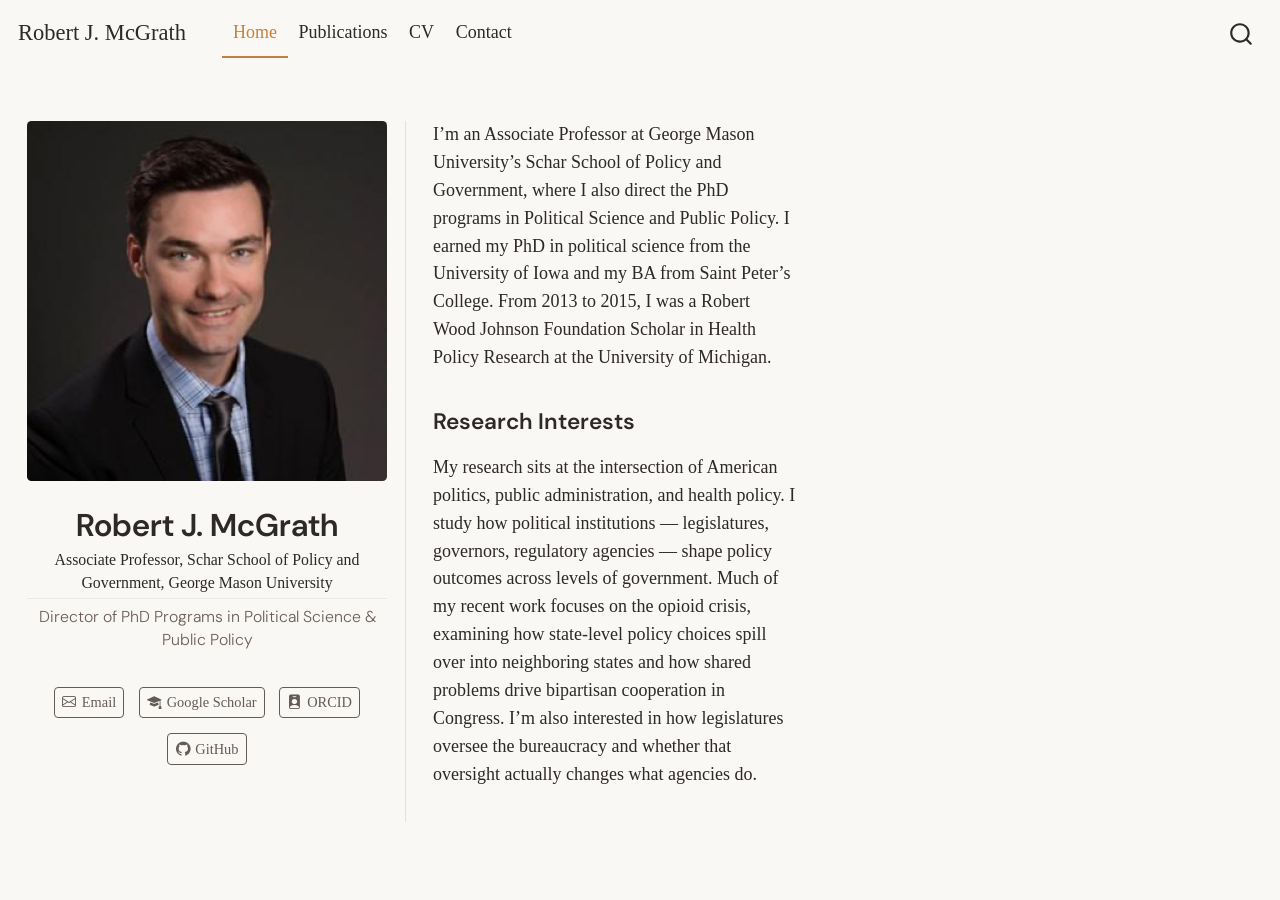
<file: index.html>
<!DOCTYPE html>
<html xmlns="http://www.w3.org/1999/xhtml" lang="en" xml:lang="en"><head>

<meta charset="utf-8">
<meta name="generator" content="quarto-1.2.475">

<meta name="viewport" content="width=device-width, initial-scale=1.0, user-scalable=yes">


<title>Robert J. McGrath</title>
<style>
code{white-space: pre-wrap;}
span.smallcaps{font-variant: small-caps;}
div.columns{display: flex; gap: min(4vw, 1.5em);}
div.column{flex: auto; overflow-x: auto;}
div.hanging-indent{margin-left: 1.5em; text-indent: -1.5em;}
ul.task-list{list-style: none;}
ul.task-list li input[type="checkbox"] {
  width: 0.8em;
  margin: 0 0.8em 0.2em -1.6em;
  vertical-align: middle;
}
</style>


<script src="site_libs/quarto-nav/quarto-nav.js"></script>
<script src="site_libs/quarto-nav/headroom.min.js"></script>
<script src="site_libs/clipboard/clipboard.min.js"></script>
<script src="site_libs/quarto-search/autocomplete.umd.js"></script>
<script src="site_libs/quarto-search/fuse.min.js"></script>
<script src="site_libs/quarto-search/quarto-search.js"></script>
<meta name="quarto:offset" content="./">
<script src="site_libs/quarto-html/quarto.js"></script>
<script src="site_libs/quarto-html/popper.min.js"></script>
<script src="site_libs/quarto-html/tippy.umd.min.js"></script>
<link href="site_libs/quarto-html/tippy.css" rel="stylesheet">
<link href="site_libs/quarto-html/quarto-syntax-highlighting.css" rel="stylesheet" id="quarto-text-highlighting-styles">
<script src="site_libs/bootstrap/bootstrap.min.js"></script>
<link href="site_libs/bootstrap/bootstrap-icons.css" rel="stylesheet">
<link href="site_libs/bootstrap/bootstrap.min.css" rel="stylesheet" id="quarto-bootstrap" data-mode="light">
<script id="quarto-search-options" type="application/json">{
  "location": "navbar",
  "copy-button": false,
  "collapse-after": 3,
  "panel-placement": "end",
  "type": "overlay",
  "limit": 20,
  "language": {
    "search-no-results-text": "No results",
    "search-matching-documents-text": "matching documents",
    "search-copy-link-title": "Copy link to search",
    "search-hide-matches-text": "Hide additional matches",
    "search-more-match-text": "more match in this document",
    "search-more-matches-text": "more matches in this document",
    "search-clear-button-title": "Clear",
    "search-detached-cancel-button-title": "Cancel",
    "search-submit-button-title": "Submit"
  }
}</script>


</head>

<body class="nav-fixed">

<div id="quarto-search-results"></div>
  <header id="quarto-header" class="headroom fixed-top">
    <nav class="navbar navbar-expand-lg navbar-dark ">
      <div class="navbar-container container-fluid">
      <div class="navbar-brand-container">
    <a class="navbar-brand" href="./index.html">
    <span class="navbar-title">Robert J. McGrath</span>
    </a>
  </div>
          <button class="navbar-toggler" type="button" data-bs-toggle="collapse" data-bs-target="#navbarCollapse" aria-controls="navbarCollapse" aria-expanded="false" aria-label="Toggle navigation" onclick="if (window.quartoToggleHeadroom) { window.quartoToggleHeadroom(); }">
  <span class="navbar-toggler-icon"></span>
</button>
          <div class="collapse navbar-collapse" id="navbarCollapse">
            <ul class="navbar-nav navbar-nav-scroll me-auto">
  <li class="nav-item">
    <a class="nav-link active" href="./index.html" aria-current="page">
 <span class="menu-text">Home</span></a>
  </li>  
  <li class="nav-item">
    <a class="nav-link" href="./publications.html">
 <span class="menu-text">Publications</span></a>
  </li>  
  <li class="nav-item">
    <a class="nav-link" href="./cv.html">
 <span class="menu-text">CV</span></a>
  </li>  
  <li class="nav-item">
    <a class="nav-link" href="./contact.html">
 <span class="menu-text">Contact</span></a>
  </li>  
</ul>
              <div id="quarto-search" class="" title="Search"></div>
          </div> <!-- /navcollapse -->
      </div> <!-- /container-fluid -->
    </nav>
</header>
<!-- content -->
<div id="quarto-content" class="quarto-container page-columns page-rows-contents page-layout-full page-navbar">
<!-- sidebar -->
<!-- margin-sidebar -->
    
<!-- main -->
<div class="quarto-about-trestles column-page">
  <div class="about-entity">
    <img src="images/profile.jpg" class="about-image
  rounded " style="width: 20em;">
<header id="title-block-header" class="quarto-title-block default">
<div class="quarto-title">
<h1 class="title">Robert J. McGrath</h1>
<p class="subtitle lead">Associate Professor, Schar School of Policy and Government, George Mason University<br><span class="director-line">Director of PhD Programs in Political Science &amp; Public Policy</span></p>
</div>
<div class="quarto-title-meta">
  </div>
</header>
    <div class="about-links">
  <a href="mailto:rmcgrat2@gmu.edu" class="about-link">
    <i class="bi bi-envelope"></i>
     <span class="about-link-text">Email</span>
  </a>
  <a href="https://scholar.google.com/citations?hl=en&amp;user=kQEBg6wAAAAJ" class="about-link">
    <i class="bi bi-mortarboard-fill"></i>
     <span class="about-link-text">Google Scholar</span>
  </a>
  <a href="https://orcid.org/0000-0001-8963-3231" class="about-link">
    <i class="bi bi-person-badge-fill"></i>
     <span class="about-link-text">ORCID</span>
  </a>
  <a href="https://github.com/robert-mcgrath" class="about-link">
    <i class="bi bi-github"></i>
     <span class="about-link-text">GitHub</span>
  </a>
</div>
  </div>
  <div class="about-contents"><main class="content column-page" id="quarto-document-content">
<p>I’m an Associate Professor at George Mason University’s Schar School of Policy and Government, where I also direct the PhD programs in Political Science and Public Policy. I earned my PhD in political science from the University of Iowa and my BA from Saint Peter’s College. From 2013 to 2015, I was a Robert Wood Johnson Foundation Scholar in Health Policy Research at the University of Michigan.</p>
<section id="research-interests" class="level2">
<h2 data-anchor-id="research-interests">Research Interests</h2>
<p>My research sits at the intersection of American politics, public administration, and health policy. I study how political institutions — legislatures, governors, regulatory agencies — shape policy outcomes across levels of government. Much of my recent work focuses on the opioid crisis, examining how state-level policy choices spill over into neighboring states and how shared problems drive bipartisan cooperation in Congress. I’m also interested in how legislatures oversee the bureaucracy and whether that oversight actually changes what agencies do.</p>


</section>
</main></div>
</div>
 <!-- /main -->
<script id="quarto-html-after-body" type="application/javascript">
window.document.addEventListener("DOMContentLoaded", function (event) {
  const toggleBodyColorMode = (bsSheetEl) => {
    const mode = bsSheetEl.getAttribute("data-mode");
    const bodyEl = window.document.querySelector("body");
    if (mode === "dark") {
      bodyEl.classList.add("quarto-dark");
      bodyEl.classList.remove("quarto-light");
    } else {
      bodyEl.classList.add("quarto-light");
      bodyEl.classList.remove("quarto-dark");
    }
  }
  const toggleBodyColorPrimary = () => {
    const bsSheetEl = window.document.querySelector("link#quarto-bootstrap");
    if (bsSheetEl) {
      toggleBodyColorMode(bsSheetEl);
    }
  }
  toggleBodyColorPrimary();  
  const clipboard = new window.ClipboardJS('.code-copy-button', {
    target: function(trigger) {
      return trigger.previousElementSibling;
    }
  });
  clipboard.on('success', function(e) {
    // button target
    const button = e.trigger;
    // don't keep focus
    button.blur();
    // flash "checked"
    button.classList.add('code-copy-button-checked');
    var currentTitle = button.getAttribute("title");
    button.setAttribute("title", "Copied!");
    let tooltip;
    if (window.bootstrap) {
      button.setAttribute("data-bs-toggle", "tooltip");
      button.setAttribute("data-bs-placement", "left");
      button.setAttribute("data-bs-title", "Copied!");
      tooltip = new bootstrap.Tooltip(button, 
        { trigger: "manual", 
          customClass: "code-copy-button-tooltip",
          offset: [0, -8]});
      tooltip.show();    
    }
    setTimeout(function() {
      if (tooltip) {
        tooltip.hide();
        button.removeAttribute("data-bs-title");
        button.removeAttribute("data-bs-toggle");
        button.removeAttribute("data-bs-placement");
      }
      button.setAttribute("title", currentTitle);
      button.classList.remove('code-copy-button-checked');
    }, 1000);
    // clear code selection
    e.clearSelection();
  });
  function tippyHover(el, contentFn) {
    const config = {
      allowHTML: true,
      content: contentFn,
      maxWidth: 500,
      delay: 100,
      arrow: false,
      appendTo: function(el) {
          return el.parentElement;
      },
      interactive: true,
      interactiveBorder: 10,
      theme: 'quarto',
      placement: 'bottom-start'
    };
    window.tippy(el, config); 
  }
  const noterefs = window.document.querySelectorAll('a[role="doc-noteref"]');
  for (var i=0; i<noterefs.length; i++) {
    const ref = noterefs[i];
    tippyHover(ref, function() {
      // use id or data attribute instead here
      let href = ref.getAttribute('data-footnote-href') || ref.getAttribute('href');
      try { href = new URL(href).hash; } catch {}
      const id = href.replace(/^#\/?/, "");
      const note = window.document.getElementById(id);
      return note.innerHTML;
    });
  }
  const findCites = (el) => {
    const parentEl = el.parentElement;
    if (parentEl) {
      const cites = parentEl.dataset.cites;
      if (cites) {
        return {
          el,
          cites: cites.split(' ')
        };
      } else {
        return findCites(el.parentElement)
      }
    } else {
      return undefined;
    }
  };
  var bibliorefs = window.document.querySelectorAll('a[role="doc-biblioref"]');
  for (var i=0; i<bibliorefs.length; i++) {
    const ref = bibliorefs[i];
    const citeInfo = findCites(ref);
    if (citeInfo) {
      tippyHover(citeInfo.el, function() {
        var popup = window.document.createElement('div');
        citeInfo.cites.forEach(function(cite) {
          var citeDiv = window.document.createElement('div');
          citeDiv.classList.add('hanging-indent');
          citeDiv.classList.add('csl-entry');
          var biblioDiv = window.document.getElementById('ref-' + cite);
          if (biblioDiv) {
            citeDiv.innerHTML = biblioDiv.innerHTML;
          }
          popup.appendChild(citeDiv);
        });
        return popup.innerHTML;
      });
    }
  }
});
</script>
</div> <!-- /content -->



</body></html>
</file>
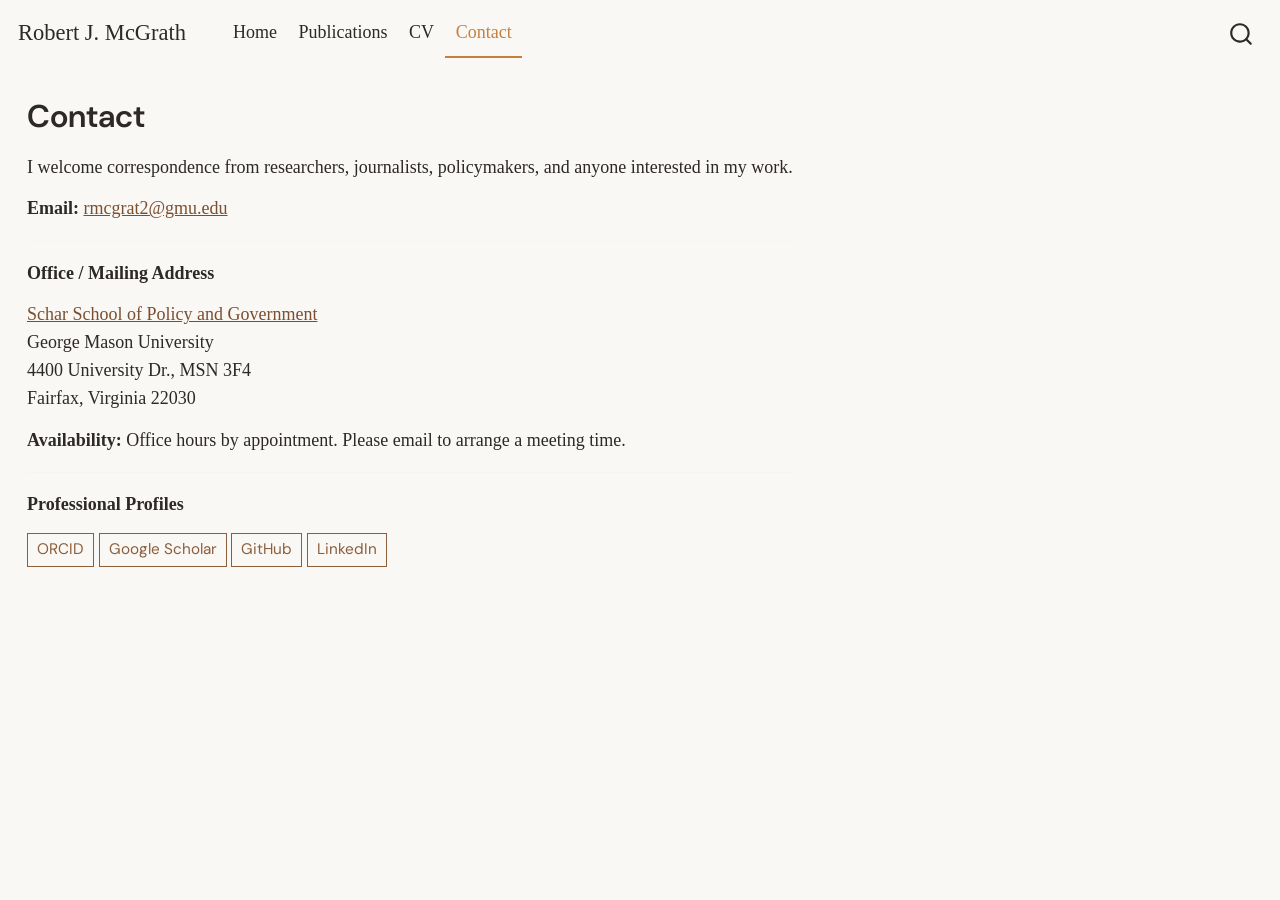
<file: contact.html>
<!DOCTYPE html>
<html xmlns="http://www.w3.org/1999/xhtml" lang="en" xml:lang="en"><head>

<meta charset="utf-8">
<meta name="generator" content="quarto-1.2.475">

<meta name="viewport" content="width=device-width, initial-scale=1.0, user-scalable=yes">


<title>Robert J. McGrath - Contact</title>
<style>
code{white-space: pre-wrap;}
span.smallcaps{font-variant: small-caps;}
div.columns{display: flex; gap: min(4vw, 1.5em);}
div.column{flex: auto; overflow-x: auto;}
div.hanging-indent{margin-left: 1.5em; text-indent: -1.5em;}
ul.task-list{list-style: none;}
ul.task-list li input[type="checkbox"] {
  width: 0.8em;
  margin: 0 0.8em 0.2em -1.6em;
  vertical-align: middle;
}
</style>


<script src="site_libs/quarto-nav/quarto-nav.js"></script>
<script src="site_libs/quarto-nav/headroom.min.js"></script>
<script src="site_libs/clipboard/clipboard.min.js"></script>
<script src="site_libs/quarto-search/autocomplete.umd.js"></script>
<script src="site_libs/quarto-search/fuse.min.js"></script>
<script src="site_libs/quarto-search/quarto-search.js"></script>
<meta name="quarto:offset" content="./">
<script src="site_libs/quarto-html/quarto.js"></script>
<script src="site_libs/quarto-html/popper.min.js"></script>
<script src="site_libs/quarto-html/tippy.umd.min.js"></script>
<script src="site_libs/quarto-html/anchor.min.js"></script>
<link href="site_libs/quarto-html/tippy.css" rel="stylesheet">
<link href="site_libs/quarto-html/quarto-syntax-highlighting.css" rel="stylesheet" id="quarto-text-highlighting-styles">
<script src="site_libs/bootstrap/bootstrap.min.js"></script>
<link href="site_libs/bootstrap/bootstrap-icons.css" rel="stylesheet">
<link href="site_libs/bootstrap/bootstrap.min.css" rel="stylesheet" id="quarto-bootstrap" data-mode="light">
<script id="quarto-search-options" type="application/json">{
  "location": "navbar",
  "copy-button": false,
  "collapse-after": 3,
  "panel-placement": "end",
  "type": "overlay",
  "limit": 20,
  "language": {
    "search-no-results-text": "No results",
    "search-matching-documents-text": "matching documents",
    "search-copy-link-title": "Copy link to search",
    "search-hide-matches-text": "Hide additional matches",
    "search-more-match-text": "more match in this document",
    "search-more-matches-text": "more matches in this document",
    "search-clear-button-title": "Clear",
    "search-detached-cancel-button-title": "Cancel",
    "search-submit-button-title": "Submit"
  }
}</script>


</head>

<body class="nav-fixed">

<div id="quarto-search-results"></div>
  <header id="quarto-header" class="headroom fixed-top">
    <nav class="navbar navbar-expand-lg navbar-dark ">
      <div class="navbar-container container-fluid">
      <div class="navbar-brand-container">
    <a class="navbar-brand" href="./index.html">
    <span class="navbar-title">Robert J. McGrath</span>
    </a>
  </div>
          <button class="navbar-toggler" type="button" data-bs-toggle="collapse" data-bs-target="#navbarCollapse" aria-controls="navbarCollapse" aria-expanded="false" aria-label="Toggle navigation" onclick="if (window.quartoToggleHeadroom) { window.quartoToggleHeadroom(); }">
  <span class="navbar-toggler-icon"></span>
</button>
          <div class="collapse navbar-collapse" id="navbarCollapse">
            <ul class="navbar-nav navbar-nav-scroll me-auto">
  <li class="nav-item">
    <a class="nav-link" href="./index.html">
 <span class="menu-text">Home</span></a>
  </li>  
  <li class="nav-item">
    <a class="nav-link" href="./publications.html">
 <span class="menu-text">Publications</span></a>
  </li>  
  <li class="nav-item">
    <a class="nav-link" href="./cv.html">
 <span class="menu-text">CV</span></a>
  </li>  
  <li class="nav-item">
    <a class="nav-link active" href="./contact.html" aria-current="page">
 <span class="menu-text">Contact</span></a>
  </li>  
</ul>
              <div id="quarto-search" class="" title="Search"></div>
          </div> <!-- /navcollapse -->
      </div> <!-- /container-fluid -->
    </nav>
</header>
<!-- content -->
<div id="quarto-content" class="quarto-container page-columns page-rows-contents page-layout-full page-navbar">
<!-- sidebar -->
<!-- margin-sidebar -->
    
<!-- main -->
<main class="content column-page" id="quarto-document-content">

<header id="title-block-header" class="quarto-title-block default">
<div class="quarto-title">
<h1 class="title">Contact</h1>
</div>



<div class="quarto-title-meta">

    
  
    
  </div>
  

</header>

<p>I welcome correspondence from researchers, journalists, policymakers, and anyone interested in my work.</p>
<p><strong>Email:</strong> <a href="mailto:rmcgrat2@gmu.edu">rmcgrat2@gmu.edu</a></p>
<hr>
<p><strong>Office / Mailing Address</strong></p>
<p><a href="https://schar.gmu.edu">Schar School of Policy and Government</a><br> George Mason University<br> 4400 University Dr., MSN 3F4<br> Fairfax, Virginia 22030</p>
<!-- Update office hours text as needed -->
<p><strong>Availability:</strong> Office hours by appointment. Please email to arrange a meeting time.</p>
<hr>
<p><strong>Professional Profiles</strong></p>
<div class="pub-buttons" style="margin-top: 0.5rem;">
<p><a href="https://orcid.org/0000-0001-8963-3231" class="btn btn-outline-secondary btn-sm" target="_blank" rel="noopener">ORCID</a> <a href="https://scholar.google.com/citations?hl=en&amp;user=kQEBg6wAAAAJ" class="btn btn-outline-secondary btn-sm" target="_blank" rel="noopener">Google Scholar</a> <a href="https://github.com/robert-mcgrath" class="btn btn-outline-secondary btn-sm" target="_blank" rel="noopener">GitHub</a> <a href="https://www.linkedin.com/in/rjmcgrath/" class="btn btn-outline-secondary btn-sm" target="_blank" rel="noopener">LinkedIn</a></p>
</div>



</main> <!-- /main -->
<script id="quarto-html-after-body" type="application/javascript">
window.document.addEventListener("DOMContentLoaded", function (event) {
  const toggleBodyColorMode = (bsSheetEl) => {
    const mode = bsSheetEl.getAttribute("data-mode");
    const bodyEl = window.document.querySelector("body");
    if (mode === "dark") {
      bodyEl.classList.add("quarto-dark");
      bodyEl.classList.remove("quarto-light");
    } else {
      bodyEl.classList.add("quarto-light");
      bodyEl.classList.remove("quarto-dark");
    }
  }
  const toggleBodyColorPrimary = () => {
    const bsSheetEl = window.document.querySelector("link#quarto-bootstrap");
    if (bsSheetEl) {
      toggleBodyColorMode(bsSheetEl);
    }
  }
  toggleBodyColorPrimary();  
  const icon = "";
  const anchorJS = new window.AnchorJS();
  anchorJS.options = {
    placement: 'right',
    icon: icon
  };
  anchorJS.add('.anchored');
  const clipboard = new window.ClipboardJS('.code-copy-button', {
    target: function(trigger) {
      return trigger.previousElementSibling;
    }
  });
  clipboard.on('success', function(e) {
    // button target
    const button = e.trigger;
    // don't keep focus
    button.blur();
    // flash "checked"
    button.classList.add('code-copy-button-checked');
    var currentTitle = button.getAttribute("title");
    button.setAttribute("title", "Copied!");
    let tooltip;
    if (window.bootstrap) {
      button.setAttribute("data-bs-toggle", "tooltip");
      button.setAttribute("data-bs-placement", "left");
      button.setAttribute("data-bs-title", "Copied!");
      tooltip = new bootstrap.Tooltip(button, 
        { trigger: "manual", 
          customClass: "code-copy-button-tooltip",
          offset: [0, -8]});
      tooltip.show();    
    }
    setTimeout(function() {
      if (tooltip) {
        tooltip.hide();
        button.removeAttribute("data-bs-title");
        button.removeAttribute("data-bs-toggle");
        button.removeAttribute("data-bs-placement");
      }
      button.setAttribute("title", currentTitle);
      button.classList.remove('code-copy-button-checked');
    }, 1000);
    // clear code selection
    e.clearSelection();
  });
  function tippyHover(el, contentFn) {
    const config = {
      allowHTML: true,
      content: contentFn,
      maxWidth: 500,
      delay: 100,
      arrow: false,
      appendTo: function(el) {
          return el.parentElement;
      },
      interactive: true,
      interactiveBorder: 10,
      theme: 'quarto',
      placement: 'bottom-start'
    };
    window.tippy(el, config); 
  }
  const noterefs = window.document.querySelectorAll('a[role="doc-noteref"]');
  for (var i=0; i<noterefs.length; i++) {
    const ref = noterefs[i];
    tippyHover(ref, function() {
      // use id or data attribute instead here
      let href = ref.getAttribute('data-footnote-href') || ref.getAttribute('href');
      try { href = new URL(href).hash; } catch {}
      const id = href.replace(/^#\/?/, "");
      const note = window.document.getElementById(id);
      return note.innerHTML;
    });
  }
  const findCites = (el) => {
    const parentEl = el.parentElement;
    if (parentEl) {
      const cites = parentEl.dataset.cites;
      if (cites) {
        return {
          el,
          cites: cites.split(' ')
        };
      } else {
        return findCites(el.parentElement)
      }
    } else {
      return undefined;
    }
  };
  var bibliorefs = window.document.querySelectorAll('a[role="doc-biblioref"]');
  for (var i=0; i<bibliorefs.length; i++) {
    const ref = bibliorefs[i];
    const citeInfo = findCites(ref);
    if (citeInfo) {
      tippyHover(citeInfo.el, function() {
        var popup = window.document.createElement('div');
        citeInfo.cites.forEach(function(cite) {
          var citeDiv = window.document.createElement('div');
          citeDiv.classList.add('hanging-indent');
          citeDiv.classList.add('csl-entry');
          var biblioDiv = window.document.getElementById('ref-' + cite);
          if (biblioDiv) {
            citeDiv.innerHTML = biblioDiv.innerHTML;
          }
          popup.appendChild(citeDiv);
        });
        return popup.innerHTML;
      });
    }
  }
});
</script>
</div> <!-- /content -->



</body></html>
</file>
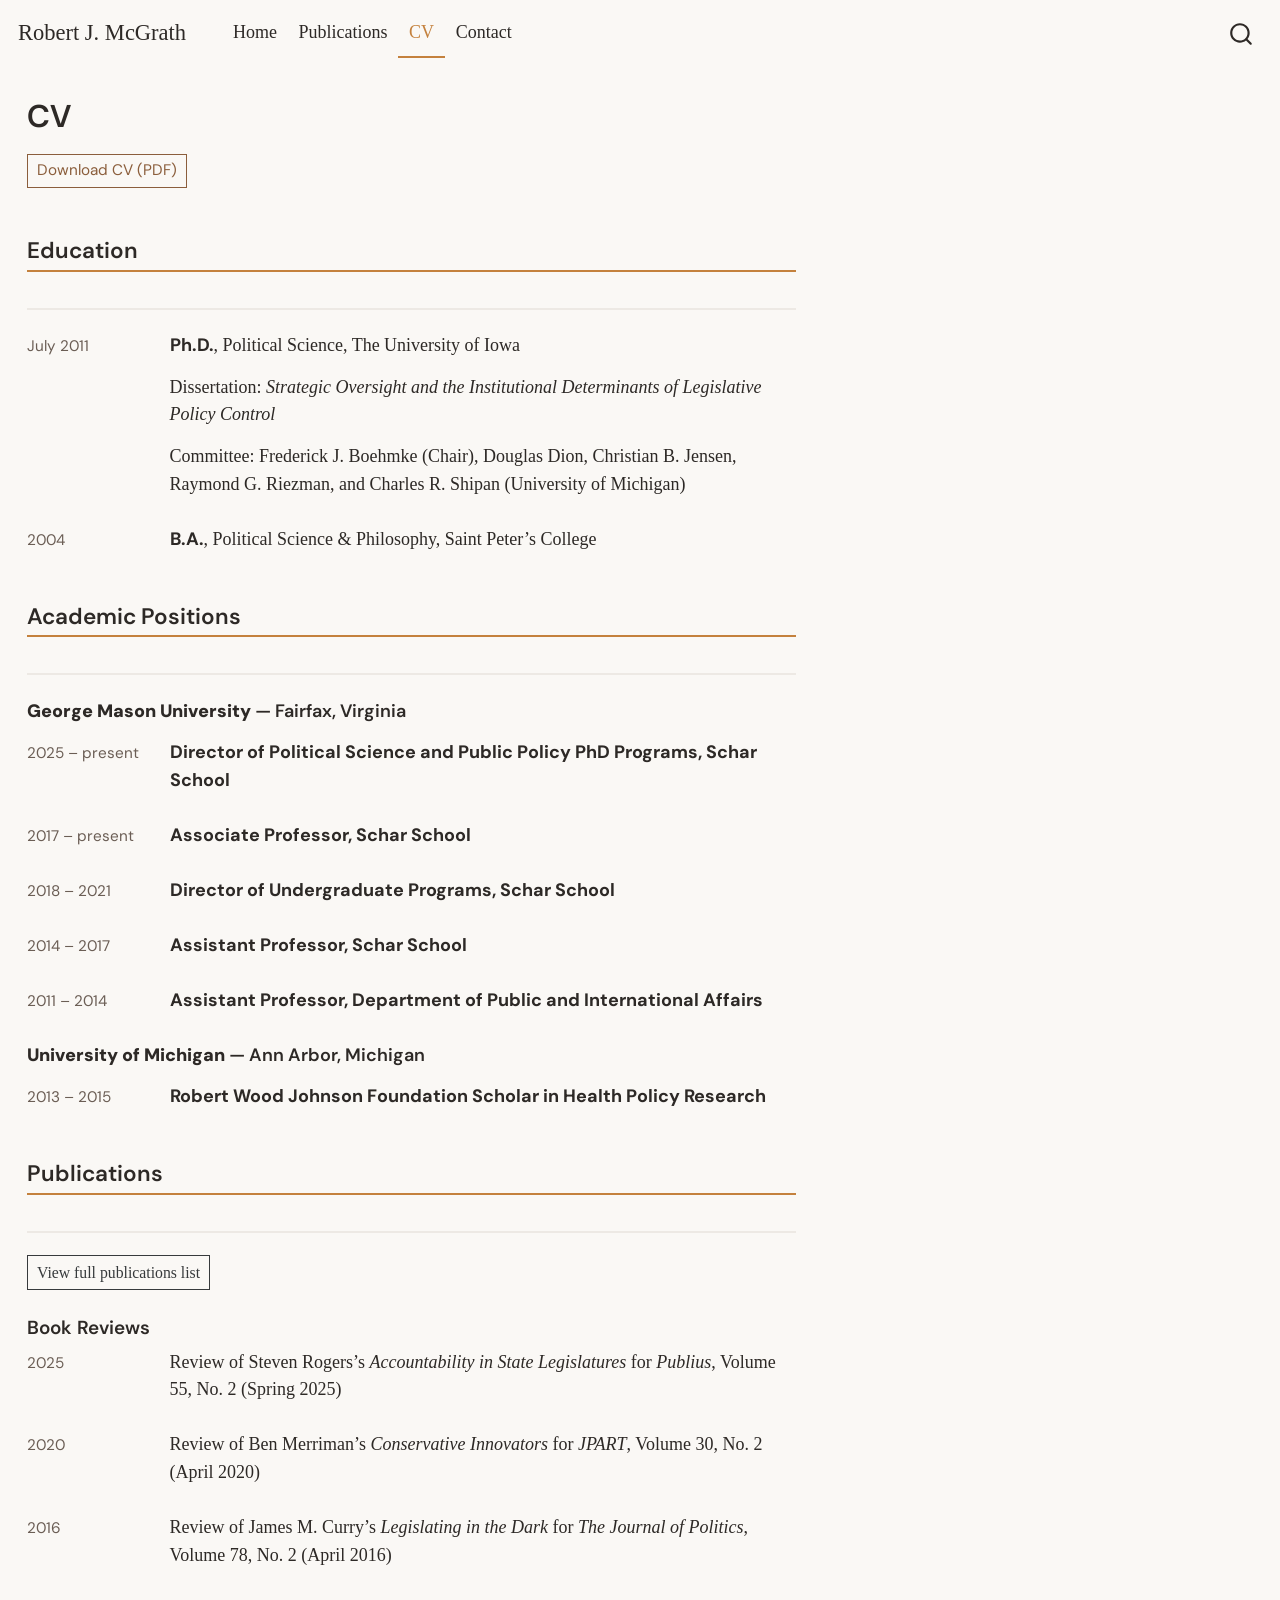
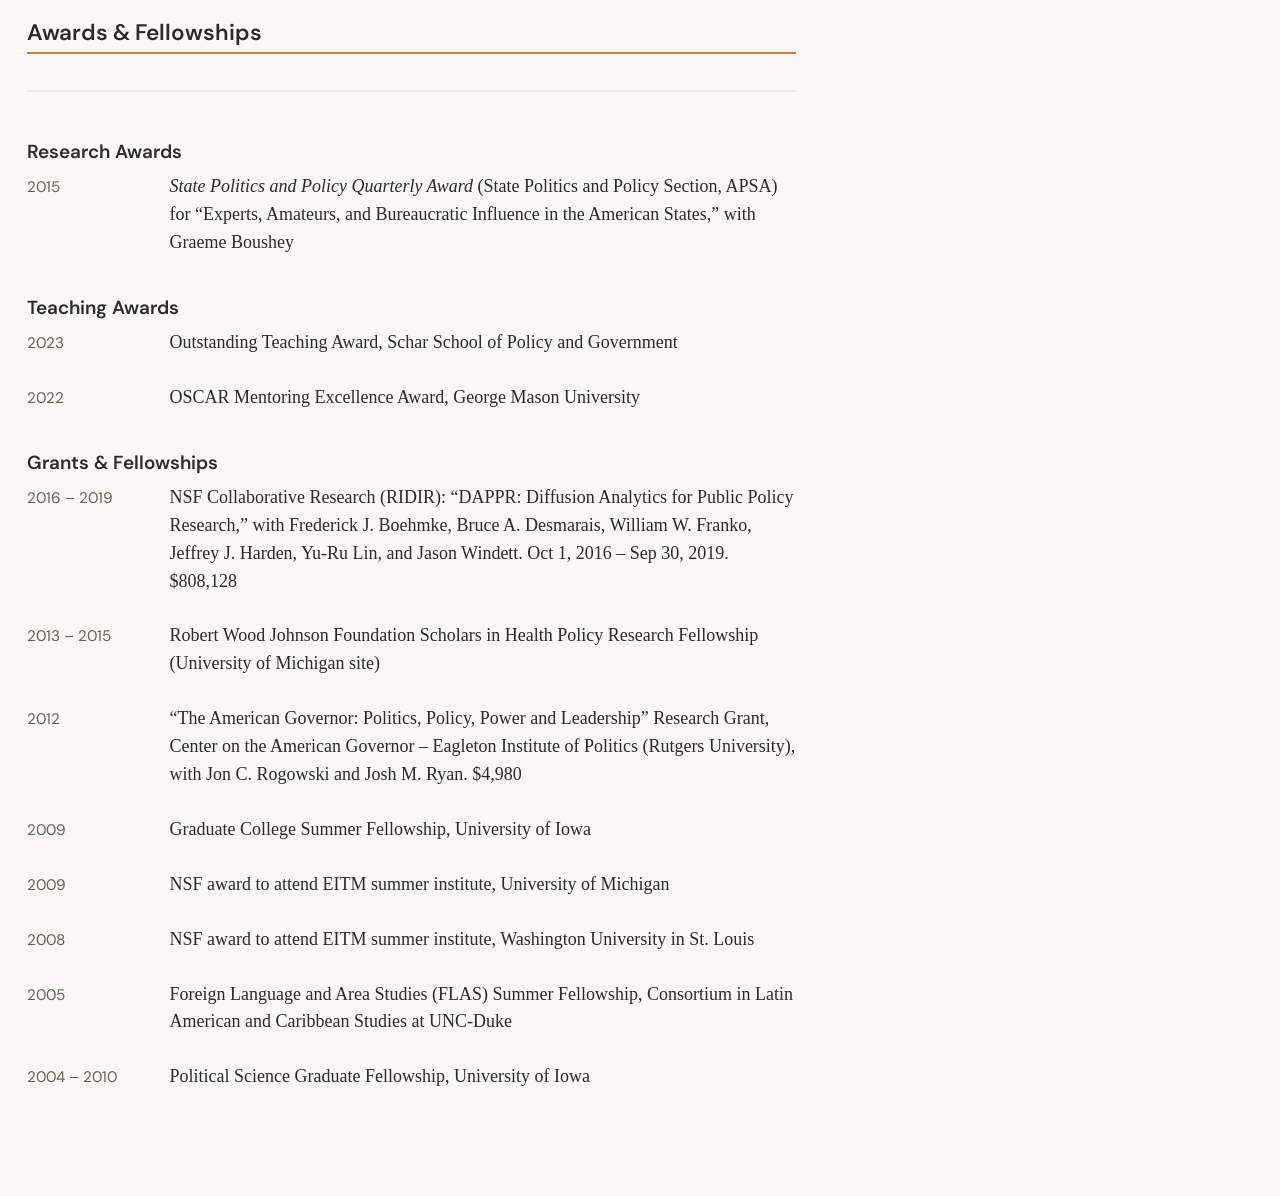
<file: cv.html>
<!DOCTYPE html>
<html xmlns="http://www.w3.org/1999/xhtml" lang="en" xml:lang="en"><head>

<meta charset="utf-8">
<meta name="generator" content="quarto-1.2.475">

<meta name="viewport" content="width=device-width, initial-scale=1.0, user-scalable=yes">


<title>Robert J. McGrath - CV</title>
<style>
code{white-space: pre-wrap;}
span.smallcaps{font-variant: small-caps;}
div.columns{display: flex; gap: min(4vw, 1.5em);}
div.column{flex: auto; overflow-x: auto;}
div.hanging-indent{margin-left: 1.5em; text-indent: -1.5em;}
ul.task-list{list-style: none;}
ul.task-list li input[type="checkbox"] {
  width: 0.8em;
  margin: 0 0.8em 0.2em -1.6em;
  vertical-align: middle;
}
</style>


<script src="site_libs/quarto-nav/quarto-nav.js"></script>
<script src="site_libs/quarto-nav/headroom.min.js"></script>
<script src="site_libs/clipboard/clipboard.min.js"></script>
<script src="site_libs/quarto-search/autocomplete.umd.js"></script>
<script src="site_libs/quarto-search/fuse.min.js"></script>
<script src="site_libs/quarto-search/quarto-search.js"></script>
<meta name="quarto:offset" content="./">
<script src="site_libs/quarto-html/quarto.js"></script>
<script src="site_libs/quarto-html/popper.min.js"></script>
<script src="site_libs/quarto-html/tippy.umd.min.js"></script>
<script src="site_libs/quarto-html/anchor.min.js"></script>
<link href="site_libs/quarto-html/tippy.css" rel="stylesheet">
<link href="site_libs/quarto-html/quarto-syntax-highlighting.css" rel="stylesheet" id="quarto-text-highlighting-styles">
<script src="site_libs/bootstrap/bootstrap.min.js"></script>
<link href="site_libs/bootstrap/bootstrap-icons.css" rel="stylesheet">
<link href="site_libs/bootstrap/bootstrap.min.css" rel="stylesheet" id="quarto-bootstrap" data-mode="light">
<script id="quarto-search-options" type="application/json">{
  "location": "navbar",
  "copy-button": false,
  "collapse-after": 3,
  "panel-placement": "end",
  "type": "overlay",
  "limit": 20,
  "language": {
    "search-no-results-text": "No results",
    "search-matching-documents-text": "matching documents",
    "search-copy-link-title": "Copy link to search",
    "search-hide-matches-text": "Hide additional matches",
    "search-more-match-text": "more match in this document",
    "search-more-matches-text": "more matches in this document",
    "search-clear-button-title": "Clear",
    "search-detached-cancel-button-title": "Cancel",
    "search-submit-button-title": "Submit"
  }
}</script>


</head>

<body class="nav-fixed">

<div id="quarto-search-results"></div>
  <header id="quarto-header" class="headroom fixed-top">
    <nav class="navbar navbar-expand-lg navbar-dark ">
      <div class="navbar-container container-fluid">
      <div class="navbar-brand-container">
    <a class="navbar-brand" href="./index.html">
    <span class="navbar-title">Robert J. McGrath</span>
    </a>
  </div>
          <button class="navbar-toggler" type="button" data-bs-toggle="collapse" data-bs-target="#navbarCollapse" aria-controls="navbarCollapse" aria-expanded="false" aria-label="Toggle navigation" onclick="if (window.quartoToggleHeadroom) { window.quartoToggleHeadroom(); }">
  <span class="navbar-toggler-icon"></span>
</button>
          <div class="collapse navbar-collapse" id="navbarCollapse">
            <ul class="navbar-nav navbar-nav-scroll me-auto">
  <li class="nav-item">
    <a class="nav-link" href="./index.html">
 <span class="menu-text">Home</span></a>
  </li>  
  <li class="nav-item">
    <a class="nav-link" href="./publications.html">
 <span class="menu-text">Publications</span></a>
  </li>  
  <li class="nav-item">
    <a class="nav-link active" href="./cv.html" aria-current="page">
 <span class="menu-text">CV</span></a>
  </li>  
  <li class="nav-item">
    <a class="nav-link" href="./contact.html">
 <span class="menu-text">Contact</span></a>
  </li>  
</ul>
              <div id="quarto-search" class="" title="Search"></div>
          </div> <!-- /navcollapse -->
      </div> <!-- /container-fluid -->
    </nav>
</header>
<!-- content -->
<div id="quarto-content" class="quarto-container page-columns page-rows-contents page-layout-full page-navbar">
<!-- sidebar -->
<!-- margin-sidebar -->
    
<!-- main -->
<main class="content column-page" id="quarto-document-content">

<header id="title-block-header" class="quarto-title-block default">
<div class="quarto-title">
<h1 class="title">CV</h1>
</div>



<div class="quarto-title-meta">

    
  
    
  </div>
  

</header>

<div class="pub-buttons" style="margin-bottom: 2rem;">
<p><a href="RJM-CV-v.oct25.pdf" class="btn btn-outline-secondary btn-sm" download=""> Download CV (PDF) </a></p>
</div>
<section id="education" class="level2">
<h2 class="anchored" data-anchor-id="education">Education</h2>
<div class="cv-section">
<div class="cv-timeline">
<div class="cv-timeline-date">
<p>July 2011</p>
</div>
<div class="cv-timeline-content">
<p><strong>Ph.D.</strong>, Political Science, The University of Iowa</p>
<p>Dissertation: <em>Strategic Oversight and the Institutional Determinants of Legislative Policy Control</em></p>
<p>Committee: Frederick J. Boehmke (Chair), Douglas Dion, Christian B. Jensen, Raymond G. Riezman, and Charles R. Shipan (University of Michigan)</p>
</div>
</div>
<div class="cv-timeline">
<div class="cv-timeline-date">
<p>2004</p>
</div>
<div class="cv-timeline-content">
<p><strong>B.A.</strong>, Political Science &amp; Philosophy, Saint Peter’s College</p>
</div>
</div>
</div>
</section>
<section id="academic-positions" class="level2">
<h2 class="anchored" data-anchor-id="academic-positions">Academic Positions</h2>
<div class="cv-section">
<div class="cv-institution">
<p><strong>George Mason University</strong> — Fairfax, Virginia</p>
</div>
<div class="cv-timeline">
<div class="cv-timeline-date">
<p>2025 – present</p>
</div>
<div class="cv-timeline-content">
<p><strong>Director of Political Science and Public Policy PhD Programs, Schar School</strong></p>
</div>
</div>
<div class="cv-timeline">
<div class="cv-timeline-date">
<p>2017 – present</p>
</div>
<div class="cv-timeline-content">
<p><strong>Associate Professor, Schar School</strong></p>
</div>
</div>
<div class="cv-timeline">
<div class="cv-timeline-date">
<p>2018 – 2021</p>
</div>
<div class="cv-timeline-content">
<p><strong>Director of Undergraduate Programs, Schar School</strong></p>
</div>
</div>
<div class="cv-timeline">
<div class="cv-timeline-date">
<p>2014 – 2017</p>
</div>
<div class="cv-timeline-content">
<p><strong>Assistant Professor, Schar School</strong></p>
</div>
</div>
<div class="cv-timeline">
<div class="cv-timeline-date">
<p>2011 – 2014</p>
</div>
<div class="cv-timeline-content">
<p><strong>Assistant Professor, Department of Public and International Affairs</strong></p>
</div>
</div>
<div class="cv-institution">
<p><strong>University of Michigan</strong> — Ann Arbor, Michigan</p>
</div>
<div class="cv-timeline">
<div class="cv-timeline-date">
<p>2013 – 2015</p>
</div>
<div class="cv-timeline-content">
<p><strong>Robert Wood Johnson Foundation Scholar in Health Policy Research</strong></p>
</div>
</div>
</div>
</section>
<section id="publications" class="level2">
<h2 class="anchored" data-anchor-id="publications">Publications</h2>
<div class="cv-section">
<p><a href="./publications.html" class="btn btn-outline-secondary btn-sm">View full publications list</a></p>
<section id="book-reviews" class="level3">
<h3 class="anchored" data-anchor-id="book-reviews">Book Reviews</h3>
<div class="cv-timeline">
<div class="cv-timeline-date">
<p>2025</p>
</div>
<div class="cv-timeline-content">
<p>Review of Steven Rogers’s <em>Accountability in State Legislatures</em> for <em>Publius</em>, Volume 55, No.&nbsp;2 (Spring 2025)</p>
</div>
</div>
<div class="cv-timeline">
<div class="cv-timeline-date">
<p>2020</p>
</div>
<div class="cv-timeline-content">
<p>Review of Ben Merriman’s <em>Conservative Innovators</em> for <em>JPART</em>, Volume 30, No.&nbsp;2 (April 2020)</p>
</div>
</div>
<div class="cv-timeline">
<div class="cv-timeline-date">
<p>2016</p>
</div>
<div class="cv-timeline-content">
<p>Review of James M. Curry’s <em>Legislating in the Dark</em> for <em>The Journal of Politics</em>, Volume 78, No.&nbsp;2 (April 2016)</p>
</div>
</div>
</section>
</div>
</section>
<section id="awards-fellowships" class="level2">
<h2 class="anchored" data-anchor-id="awards-fellowships">Awards &amp; Fellowships</h2>
<div class="cv-section">
<section id="research-awards" class="level3">
<h3 class="anchored" data-anchor-id="research-awards">Research Awards</h3>
<div class="cv-timeline">
<div class="cv-timeline-date">
<p>2015</p>
</div>
<div class="cv-timeline-content">
<p><em>State Politics and Policy Quarterly Award</em> (State Politics and Policy Section, APSA) for “Experts, Amateurs, and Bureaucratic Influence in the American States,” with Graeme Boushey</p>
</div>
</div>
</section>
<section id="teaching-awards" class="level3">
<h3 class="anchored" data-anchor-id="teaching-awards">Teaching Awards</h3>
<div class="cv-timeline">
<div class="cv-timeline-date">
<p>2023</p>
</div>
<div class="cv-timeline-content">
<p>Outstanding Teaching Award, Schar School of Policy and Government</p>
</div>
</div>
<div class="cv-timeline">
<div class="cv-timeline-date">
<p>2022</p>
</div>
<div class="cv-timeline-content">
<p>OSCAR Mentoring Excellence Award, George Mason University</p>
</div>
</div>
</section>
<section id="grants-fellowships" class="level3">
<h3 class="anchored" data-anchor-id="grants-fellowships">Grants &amp; Fellowships</h3>
<div class="cv-timeline">
<div class="cv-timeline-date">
<p>2016 – 2019</p>
</div>
<div class="cv-timeline-content">
<p>NSF Collaborative Research (RIDIR): “DAPPR: Diffusion Analytics for Public Policy Research,” with Frederick J. Boehmke, Bruce A. Desmarais, William W. Franko, Jeffrey J. Harden, Yu-Ru Lin, and Jason Windett. Oct 1, 2016 – Sep 30, 2019. $808,128</p>
</div>
</div>
<div class="cv-timeline">
<div class="cv-timeline-date">
<p>2013 – 2015</p>
</div>
<div class="cv-timeline-content">
<p>Robert Wood Johnson Foundation Scholars in Health Policy Research Fellowship (University of Michigan site)</p>
</div>
</div>
<div class="cv-timeline">
<div class="cv-timeline-date">
<p>2012</p>
</div>
<div class="cv-timeline-content">
<p>“The American Governor: Politics, Policy, Power and Leadership” Research Grant, Center on the American Governor – Eagleton Institute of Politics (Rutgers University), with Jon C. Rogowski and Josh M. Ryan. $4,980</p>
</div>
</div>
<div class="cv-timeline">
<div class="cv-timeline-date">
<p>2009</p>
</div>
<div class="cv-timeline-content">
<p>Graduate College Summer Fellowship, University of Iowa</p>
</div>
</div>
<div class="cv-timeline">
<div class="cv-timeline-date">
<p>2009</p>
</div>
<div class="cv-timeline-content">
<p>NSF award to attend EITM summer institute, University of Michigan</p>
</div>
</div>
<div class="cv-timeline">
<div class="cv-timeline-date">
<p>2008</p>
</div>
<div class="cv-timeline-content">
<p>NSF award to attend EITM summer institute, Washington University in St.&nbsp;Louis</p>
</div>
</div>
<div class="cv-timeline">
<div class="cv-timeline-date">
<p>2005</p>
</div>
<div class="cv-timeline-content">
<p>Foreign Language and Area Studies (FLAS) Summer Fellowship, Consortium in Latin American and Caribbean Studies at UNC-Duke</p>
</div>
</div>
<div class="cv-timeline">
<div class="cv-timeline-date">
<p>2004 – 2010</p>
</div>
<div class="cv-timeline-content">
<p>Political Science Graduate Fellowship, University of Iowa</p>
</div>
</div>
</section>
</div>


</section>

</main> <!-- /main -->
<script id="quarto-html-after-body" type="application/javascript">
window.document.addEventListener("DOMContentLoaded", function (event) {
  const toggleBodyColorMode = (bsSheetEl) => {
    const mode = bsSheetEl.getAttribute("data-mode");
    const bodyEl = window.document.querySelector("body");
    if (mode === "dark") {
      bodyEl.classList.add("quarto-dark");
      bodyEl.classList.remove("quarto-light");
    } else {
      bodyEl.classList.add("quarto-light");
      bodyEl.classList.remove("quarto-dark");
    }
  }
  const toggleBodyColorPrimary = () => {
    const bsSheetEl = window.document.querySelector("link#quarto-bootstrap");
    if (bsSheetEl) {
      toggleBodyColorMode(bsSheetEl);
    }
  }
  toggleBodyColorPrimary();  
  const icon = "";
  const anchorJS = new window.AnchorJS();
  anchorJS.options = {
    placement: 'right',
    icon: icon
  };
  anchorJS.add('.anchored');
  const clipboard = new window.ClipboardJS('.code-copy-button', {
    target: function(trigger) {
      return trigger.previousElementSibling;
    }
  });
  clipboard.on('success', function(e) {
    // button target
    const button = e.trigger;
    // don't keep focus
    button.blur();
    // flash "checked"
    button.classList.add('code-copy-button-checked');
    var currentTitle = button.getAttribute("title");
    button.setAttribute("title", "Copied!");
    let tooltip;
    if (window.bootstrap) {
      button.setAttribute("data-bs-toggle", "tooltip");
      button.setAttribute("data-bs-placement", "left");
      button.setAttribute("data-bs-title", "Copied!");
      tooltip = new bootstrap.Tooltip(button, 
        { trigger: "manual", 
          customClass: "code-copy-button-tooltip",
          offset: [0, -8]});
      tooltip.show();    
    }
    setTimeout(function() {
      if (tooltip) {
        tooltip.hide();
        button.removeAttribute("data-bs-title");
        button.removeAttribute("data-bs-toggle");
        button.removeAttribute("data-bs-placement");
      }
      button.setAttribute("title", currentTitle);
      button.classList.remove('code-copy-button-checked');
    }, 1000);
    // clear code selection
    e.clearSelection();
  });
  function tippyHover(el, contentFn) {
    const config = {
      allowHTML: true,
      content: contentFn,
      maxWidth: 500,
      delay: 100,
      arrow: false,
      appendTo: function(el) {
          return el.parentElement;
      },
      interactive: true,
      interactiveBorder: 10,
      theme: 'quarto',
      placement: 'bottom-start'
    };
    window.tippy(el, config); 
  }
  const noterefs = window.document.querySelectorAll('a[role="doc-noteref"]');
  for (var i=0; i<noterefs.length; i++) {
    const ref = noterefs[i];
    tippyHover(ref, function() {
      // use id or data attribute instead here
      let href = ref.getAttribute('data-footnote-href') || ref.getAttribute('href');
      try { href = new URL(href).hash; } catch {}
      const id = href.replace(/^#\/?/, "");
      const note = window.document.getElementById(id);
      return note.innerHTML;
    });
  }
  const findCites = (el) => {
    const parentEl = el.parentElement;
    if (parentEl) {
      const cites = parentEl.dataset.cites;
      if (cites) {
        return {
          el,
          cites: cites.split(' ')
        };
      } else {
        return findCites(el.parentElement)
      }
    } else {
      return undefined;
    }
  };
  var bibliorefs = window.document.querySelectorAll('a[role="doc-biblioref"]');
  for (var i=0; i<bibliorefs.length; i++) {
    const ref = bibliorefs[i];
    const citeInfo = findCites(ref);
    if (citeInfo) {
      tippyHover(citeInfo.el, function() {
        var popup = window.document.createElement('div');
        citeInfo.cites.forEach(function(cite) {
          var citeDiv = window.document.createElement('div');
          citeDiv.classList.add('hanging-indent');
          citeDiv.classList.add('csl-entry');
          var biblioDiv = window.document.getElementById('ref-' + cite);
          if (biblioDiv) {
            citeDiv.innerHTML = biblioDiv.innerHTML;
          }
          popup.appendChild(citeDiv);
        });
        return popup.innerHTML;
      });
    }
  }
});
</script>
</div> <!-- /content -->



</body></html>
</file>
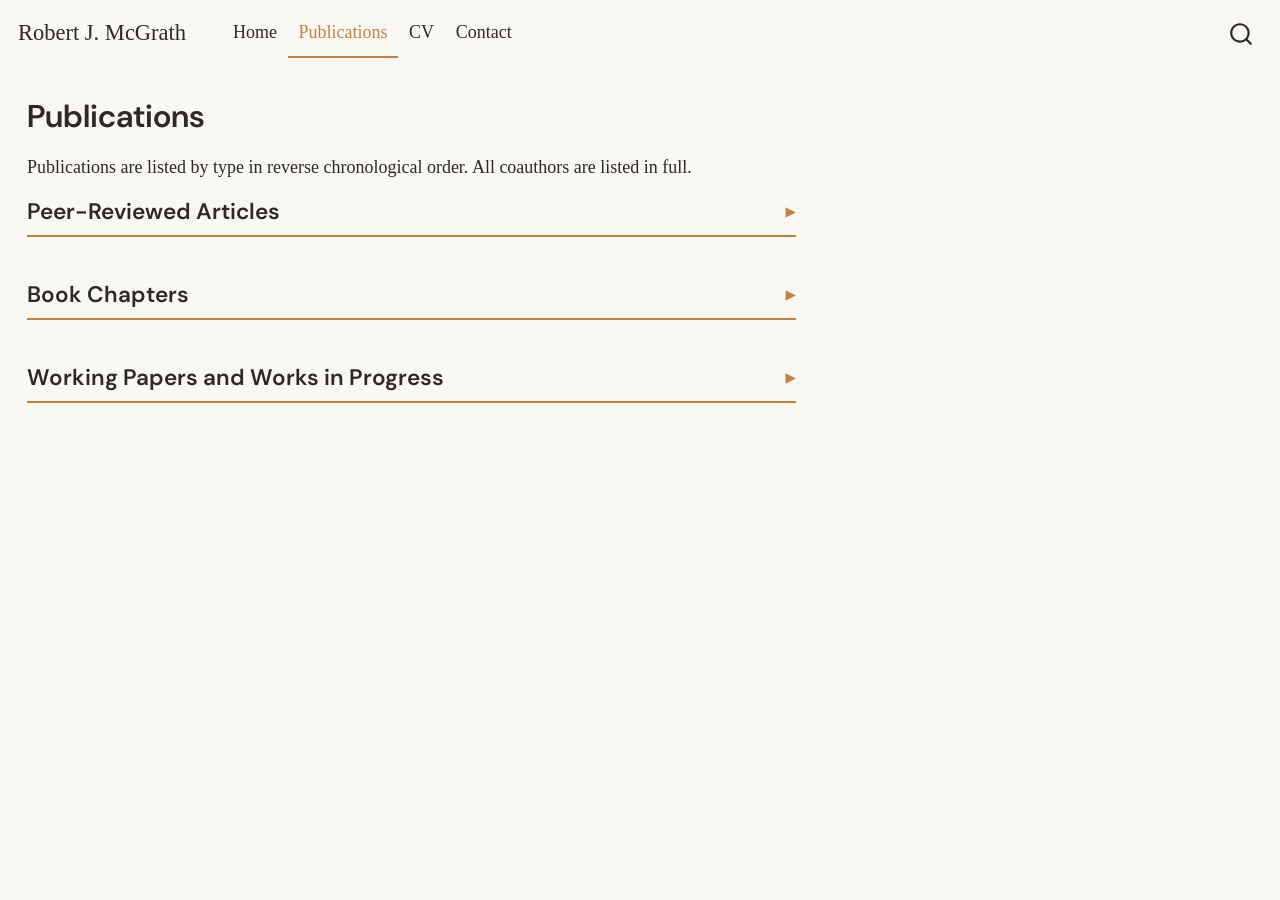
<file: publications.html>
<!DOCTYPE html>
<html xmlns="http://www.w3.org/1999/xhtml" lang="en" xml:lang="en"><head>

<meta charset="utf-8">
<meta name="generator" content="quarto-1.2.475">

<meta name="viewport" content="width=device-width, initial-scale=1.0, user-scalable=yes">


<title>Robert J. McGrath - Publications</title>
<style>
code{white-space: pre-wrap;}
span.smallcaps{font-variant: small-caps;}
div.columns{display: flex; gap: min(4vw, 1.5em);}
div.column{flex: auto; overflow-x: auto;}
div.hanging-indent{margin-left: 1.5em; text-indent: -1.5em;}
ul.task-list{list-style: none;}
ul.task-list li input[type="checkbox"] {
  width: 0.8em;
  margin: 0 0.8em 0.2em -1.6em;
  vertical-align: middle;
}
</style>


<script src="site_libs/quarto-nav/quarto-nav.js"></script>
<script src="site_libs/quarto-nav/headroom.min.js"></script>
<script src="site_libs/clipboard/clipboard.min.js"></script>
<script src="site_libs/quarto-search/autocomplete.umd.js"></script>
<script src="site_libs/quarto-search/fuse.min.js"></script>
<script src="site_libs/quarto-search/quarto-search.js"></script>
<meta name="quarto:offset" content="./">
<script src="site_libs/quarto-html/quarto.js"></script>
<script src="site_libs/quarto-html/popper.min.js"></script>
<script src="site_libs/quarto-html/tippy.umd.min.js"></script>
<script src="site_libs/quarto-html/anchor.min.js"></script>
<link href="site_libs/quarto-html/tippy.css" rel="stylesheet">
<link href="site_libs/quarto-html/quarto-syntax-highlighting.css" rel="stylesheet" id="quarto-text-highlighting-styles">
<script src="site_libs/bootstrap/bootstrap.min.js"></script>
<link href="site_libs/bootstrap/bootstrap-icons.css" rel="stylesheet">
<link href="site_libs/bootstrap/bootstrap.min.css" rel="stylesheet" id="quarto-bootstrap" data-mode="light">
<script id="quarto-search-options" type="application/json">{
  "location": "navbar",
  "copy-button": false,
  "collapse-after": 3,
  "panel-placement": "end",
  "type": "overlay",
  "limit": 20,
  "language": {
    "search-no-results-text": "No results",
    "search-matching-documents-text": "matching documents",
    "search-copy-link-title": "Copy link to search",
    "search-hide-matches-text": "Hide additional matches",
    "search-more-match-text": "more match in this document",
    "search-more-matches-text": "more matches in this document",
    "search-clear-button-title": "Clear",
    "search-detached-cancel-button-title": "Cancel",
    "search-submit-button-title": "Submit"
  }
}</script>


</head>

<body class="nav-fixed">

<div id="quarto-search-results"></div>
  <header id="quarto-header" class="headroom fixed-top">
    <nav class="navbar navbar-expand-lg navbar-dark ">
      <div class="navbar-container container-fluid">
      <div class="navbar-brand-container">
    <a class="navbar-brand" href="./index.html">
    <span class="navbar-title">Robert J. McGrath</span>
    </a>
  </div>
          <button class="navbar-toggler" type="button" data-bs-toggle="collapse" data-bs-target="#navbarCollapse" aria-controls="navbarCollapse" aria-expanded="false" aria-label="Toggle navigation" onclick="if (window.quartoToggleHeadroom) { window.quartoToggleHeadroom(); }">
  <span class="navbar-toggler-icon"></span>
</button>
          <div class="collapse navbar-collapse" id="navbarCollapse">
            <ul class="navbar-nav navbar-nav-scroll me-auto">
  <li class="nav-item">
    <a class="nav-link" href="./index.html">
 <span class="menu-text">Home</span></a>
  </li>  
  <li class="nav-item">
    <a class="nav-link active" href="./publications.html" aria-current="page">
 <span class="menu-text">Publications</span></a>
  </li>  
  <li class="nav-item">
    <a class="nav-link" href="./cv.html">
 <span class="menu-text">CV</span></a>
  </li>  
  <li class="nav-item">
    <a class="nav-link" href="./contact.html">
 <span class="menu-text">Contact</span></a>
  </li>  
</ul>
              <div id="quarto-search" class="" title="Search"></div>
          </div> <!-- /navcollapse -->
      </div> <!-- /container-fluid -->
    </nav>
</header>
<!-- content -->
<div id="quarto-content" class="quarto-container page-columns page-rows-contents page-layout-full page-navbar">
<!-- sidebar -->
<!-- margin-sidebar -->
    
<!-- main -->
<main class="content column-page" id="quarto-document-content">

<header id="title-block-header" class="quarto-title-block default">
<div class="quarto-title">
<h1 class="title">Publications</h1>
</div>



<div class="quarto-title-meta">

    
  
    
  </div>
  

</header>

<p>Publications are listed by type in reverse chronological order. All coauthors are listed in full.</p>
<details class="pub-section">
<summary>
Peer-Reviewed Articles
</summary>
<div class="pub-section-content">
<details class="year-group" open="">
<summary>
Forthcoming
</summary>
<div class="year-group-content">
<div class="pub-entry">
<p>McGrath, Robert J., Josh M. Ryan, and Jatia Wrighten. Forthcoming. “High Hurdles: Legislative Professionalism and the Effectiveness of Women State Legislators.” <em>The Journal of Politics</em>.</p>
<div class="pub-buttons">
<p><a href="https://doi.org/10.1086/736866" class="btn btn-outline-secondary btn-sm" target="_blank" rel="noopener">DOI</a> <a href="https://doi.org/10.7910/DVN/SR0IQI" class="btn btn-outline-secondary btn-sm" target="_blank" rel="noopener">Data</a></p>
</div>
<p class="pub-summary">
We find that women legislators outperform their male counterparts in more professionalized state legislatures — precisely because the high hurdles to entry in those chambers select for especially effective women candidates. Institutional barriers, paradoxically, produce stronger female legislators.
</p>
</div>
<div class="pub-entry">
<p>McGrath, Robert J. Forthcoming. “Shared Pain, Common Purpose: How Shared Problem Status Drives Congressional Collaboration on Opioid Legislation.” <em>Legislative Studies Quarterly</em>.</p>
<div class="pub-buttons">
<p><a href="https://doi.org/10.1111/lsq.70052" class="btn btn-outline-secondary btn-sm" target="_blank" rel="noopener">DOI</a></p>
</div>
<p class="pub-summary">
This study investigates why members of Congress from different parties collaborate on opioid legislation, finding that when legislators represent communities equally devastated by the opioid crisis, shared problem status creates common ground for bipartisan cooperation.
</p>
</div>
</div>
</details>
<details class="year-group" open="">
<summary>
2025
</summary>
<div class="year-group-content">
<div class="pub-entry">
<p>Chen, Wendy, William W. Franko, and Robert J. McGrath. 2025. “Occupational Licensing and Income Inequality in the States.” <em>Journal of Policy Analysis and Management</em> 44(4): 1374–1393.</p>
<div class="pub-buttons">
<p><a href="https://doi.org/10.1002/pam.22660" class="btn btn-outline-secondary btn-sm" target="_blank" rel="noopener">DOI</a> <a href="https://doi.org/10.7910/DVN/OACTQG" class="btn btn-outline-secondary btn-sm" target="_blank" rel="noopener">Data</a></p>
</div>
<p class="pub-summary">
Occupational licensing generates larger wage premiums for medium- and low-wage workers than for high-wage workers. The net effect is that licensing actually reduces state-level income inequality — a finding that cuts against the conventional wisdom that these regulations primarily benefit the already privileged.
</p>
</div>
<div class="pub-entry">
<p>McGrath, Robert J. 2025. “American Federalism and Health Policy Spillovers: Insights from the Opioid Crisis.” <em>Publius: The Journal of Federalism</em> 55(3): 477–511.</p>
<div class="pub-buttons">
<p><a href="https://doi.org/10.1093/publius/pjaf021" class="btn btn-outline-secondary btn-sm" target="_blank" rel="noopener">DOI</a></p>
</div>
<p class="pub-summary">
This study uses the opioid epidemic as a lens to examine how health policies adopted in one state spill over into neighboring states under the American federal system. The findings reveal that state-level policy choices can export both benefits and harms across state borders, with implications for how we design intergovernmental health policy.
</p>
</div>
</div>
</details>
<details class="year-group">
<summary>
2024
</summary>
<div class="year-group-content">
<div class="pub-entry">
<p>Andolina, Molly A., Jeremy D. Mayer, and Robert J. McGrath. 2024. “Listen to Me: Quality of Communication and Intergenerational Political Socialization.” <em>Political Research Quarterly</em> 77(2): 451–468.</p>
<div class="pub-buttons">
<p><a href="https://doi.org/10.1177/10659129231220025" class="btn btn-outline-secondary btn-sm" target="_blank" rel="noopener">DOI</a> <a href="https://doi.org/10.7910/DVN/GJNX4T" class="btn btn-outline-secondary btn-sm" target="_blank" rel="noopener">Data</a></p>
</div>
<p class="pub-summary">
This study asks whether the quality — not just the quantity — of political conversations between parents and children shapes young people’s political development. The findings show that when parents listen and engage respectfully, their children are more likely to absorb political attitudes and develop civic orientations.
</p>
</div>
</div>
</details>
<details class="year-group">
<summary>
2023
</summary>
<div class="year-group-content">
<div class="pub-entry">
<p>Boushey, Graeme, and Robert J. McGrath. 2023. “Rulemaking Speed in the U.S. States.” <em>Journal of Public Administration Research and Theory</em> 34(2): 284–300.</p>
<div class="pub-buttons">
<p><a href="https://doi.org/10.1093/jopart/muad013" class="btn btn-outline-secondary btn-sm" target="_blank" rel="noopener">DOI</a> <a href="https://doi.org/10.7910/DVN/6PXABK" class="btn btn-outline-secondary btn-sm" target="_blank" rel="noopener">Data</a></p>
</div>
<p class="pub-summary">
Drawing on over 250,000 individual rules issued by states from 1993 through 2009, we introduce new measures of rulemaking speed and breadth. States with more professionalized legislatures and more extensive legislative and executive oversight powers experience greater delays in rule adoption, revealing how political institutions shape the pace of regulatory policymaking.
</p>
</div>
</div>
</details>
<details class="year-group">
<summary>
2020
</summary>
<div class="year-group-content">
<div class="pub-entry">
<p>Boushey, Graeme, and Robert J. McGrath. 2020. “Does Partisan Conflict Lead to Increased Bureaucratic Policymaking? Evidence from the American States.” <em>Journal of Public Administration Research and Theory</em> 30(3): 432–447.</p>
<div class="pub-buttons">
<p><a href="https://doi.org/10.1093/jopart/muz030" class="btn btn-outline-secondary btn-sm" target="_blank" rel="noopener">DOI</a></p>
</div>
<p class="pub-summary">
We test whether partisan gridlock in state legislatures pushes policymaking into the hands of bureaucrats, finding that agencies produce more rules when partisan conflict makes legislative compromise difficult. The results show that the balance between legislative and bureaucratic policymaking shifts predictably with the intensity of partisan disagreement.
</p>
</div>
</div>
</details>
<details class="year-group">
<summary>
2019
</summary>
<div class="year-group-content">
<div class="pub-entry">
<p>McGrath, Robert J., and Josh M. Ryan. 2019. “Party Effects in State Legislative Committees.” <em>Legislative Studies Quarterly</em> 44(4): 553–592.</p>
<div class="pub-buttons">
<p><a href="https://doi.org/10.1111/lsq.12235" class="btn btn-outline-secondary btn-sm" target="_blank" rel="noopener">DOI</a></p>
</div>
<p class="pub-summary">
Using regression discontinuity analysis of state legislative committees from 1996 to 2014, we show that majority-party status produces a significant bonus in committee seats and shifts committee ideology toward the majority party. Parties create nonrepresentative committees to pursue their preferred policy positions, regardless of polarization or legislative professionalism.
</p>
</div>
<div class="pub-entry">
<p>MacDonald, Jason A., and Robert J. McGrath. 2019. “A Race for the Regs: Unified Government, Statutory Deadlines, and Federal Agency Rulemaking.” <em>Legislative Studies Quarterly</em> 44(2): 345–381.</p>
<div class="pub-buttons">
<p><a href="https://doi.org/10.1111/lsq.12228" class="btn btn-outline-secondary btn-sm" target="_blank" rel="noopener">DOI</a> <a href="https://doi.org/10.7910/DVN/HVMSDE" class="btn btn-outline-secondary btn-sm" target="_blank" rel="noopener">Data</a></p>
</div>
<p class="pub-summary">
This study finds that federal agencies rush to complete regulations before unified government ends, exploiting statutory deadlines as an opportunity to lock in policy before a hostile incoming Congress can block or reverse their rules. The findings reveal a strategic dimension to bureaucratic timing that connects rulemaking pace to electoral cycles.
</p>
</div>
</div>
</details>
<details class="year-group">
<summary>
2018
</summary>
<div class="year-group-content">
<div class="pub-entry">
<p>McGrath, Robert J., Jon C. Rogowski, and Josh M. Ryan. 2018. “Veto Override Requirements and Executive Success.” <em>Political Science Research and Methods</em> 6(1): 153–179.</p>
<div class="pub-buttons">
<p><a href="https://doi.org/10.1017/psrm.2015.80" class="btn btn-outline-secondary btn-sm" target="_blank" rel="noopener">DOI</a> <a href="https://doi.org/10.7910/DVN/XW0D8Q" class="btn btn-outline-secondary btn-sm" target="_blank" rel="noopener">Data</a></p>
</div>
<p class="pub-summary">
This study examines how the constitutional threshold required to override a gubernatorial veto affects executive bargaining power in state legislatures, finding that higher override thresholds give governors greater leverage to shape legislation before it reaches their desk. The results have broad implications for understanding how formal institutional rules translate into real political power.
</p>
</div>
</div>
</details>
<details class="year-group">
<summary>
2017
</summary>
<div class="year-group-content">
<div class="pub-entry">
<p>Lillvis, Denise F., and Robert J. McGrath. 2017. “Directing Discipline: State Medical Board Responsiveness to State Legislatures.” <em>Journal of Health Politics, Policy and Law</em> 42(1): 123–165.</p>
<div class="pub-buttons">
<p><a href="https://doi.org/10.1215/03616878-3702794" class="btn btn-outline-secondary btn-sm" target="_blank" rel="noopener">DOI</a></p>
</div>
<p class="pub-summary">
This study examines whether state medical boards — the agencies responsible for licensing and disciplining physicians — respond to signals from state legislatures, finding that boards do adjust their disciplinary activity in response to legislative attention. The results suggest that even professionally insulated regulatory bodies are not immune to political influence.
</p>
</div>
<div class="pub-entry">
<p>Boushey, Graeme, and Robert J. McGrath. 2017. “Experts, Amateurs, and Bureaucratic Influence in the American States.” <em>Journal of Public Administration Research and Theory</em> 27(1): 85–103.</p>
<div class="pub-buttons">
<p><a href="https://doi.org/10.1093/jopart/muw038" class="btn btn-outline-secondary btn-sm" target="_blank" rel="noopener">DOI</a></p>
</div>
<p class="pub-summary">
We introduce a measure of the relative professionalism of state legislative and executive branches, capturing how the balance of policy expertise has shifted over time. As legislatures have lost ground to professionalized executives, amateur citizen legislators increasingly rely on bureaucratic agencies to define problems and develop solutions.
</p>
</div>
</div>
</details>
<details class="year-group">
<summary>
2016
</summary>
<div class="year-group-content">
<div class="pub-entry">
<p>MacDonald, Jason A., and Robert J. McGrath. 2016. “Retrospective Congressional Oversight and the Dynamics of Legislative Influence over the Bureaucracy.” <em>Legislative Studies Quarterly</em> 41(4): 899–934.</p>
<div class="pub-buttons">
<p><a href="https://doi.org/10.1111/lsq.12138" class="btn btn-outline-secondary btn-sm" target="_blank" rel="noopener">DOI</a></p>
</div>
<p class="pub-summary">
Most research focuses on oversight during divided government, but we show that committees also conduct vigorous oversight under unified control. Committees engage in ‘retrospective oversight,’ using a newly friendly administration to revisit and refocus policies made under a previous opposition president.
</p>
</div>
<div class="pub-entry">
<p>McGrath, Robert J., and James A. Rydberg. 2016. “The Marginality Hypothesis and Supreme Court Confirmation Votes in the Senate.” <em>Congress &amp; the Presidency</em> 43(3): 324–351.</p>
<div class="pub-buttons">
<p><a href="https://doi.org/10.1080/07343469.2016.1196267" class="btn btn-outline-secondary btn-sm" target="_blank" rel="noopener">DOI</a></p>
</div>
<p class="pub-summary">
This study tests whether senators from competitive states are more likely to cross party lines when voting on Supreme Court nominees, finding limited support for the ‘marginality hypothesis’ that electoral vulnerability drives moderate voting on high-profile judicial confirmations. The results highlight the increasing dominance of partisan cues even in consequential Senate roll call votes.
</p>
</div>
<div class="pub-entry">
<p>Marvel, John D., and Robert J. McGrath. 2016. “Congress as Manager: Oversight Hearings and Agency Morale.” <em>Journal of Public Policy</em> 36(3): 489–520.</p>
<div class="pub-buttons">
<p><a href="https://doi.org/10.1017/S0143814X15000367" class="btn btn-outline-secondary btn-sm" target="_blank" rel="noopener">DOI</a></p>
</div>
<p class="pub-summary">
This study examines how congressional oversight hearings affect the morale of federal agency employees, finding that critical oversight — particularly when politically motivated — depresses employee satisfaction and organizational commitment. The results suggest that congressional micromanagement carries hidden costs by undermining the bureaucratic capacity it purports to improve.
</p>
</div>
<div class="pub-entry">
<p>Rhee Baum, Jeeyang, Christian B. Jensen, and Robert J. McGrath. 2016. “Constraining a Shadowy Future: Enacting APAs in Parliamentary Systems.” <em>Legislative Studies Quarterly</em> 41(2): 471–499.</p>
<div class="pub-buttons">
<p><a href="https://doi.org/10.1111/lsq.12121" class="btn btn-outline-secondary btn-sm" target="_blank" rel="noopener">DOI</a></p>
</div>
<p class="pub-summary">
This study examines why parliamentary governments adopt administrative procedure acts (APAs) — laws that constrain executive agencies’ rulemaking authority — finding that governing parties enact these constraints strategically when they anticipate losing power. The findings reveal that formal administrative law can serve as a tool for locking in policy and limiting future governments’ discretion.
</p>
</div>
</div>
</details>
<details class="year-group">
<summary>
2015
</summary>
<div class="year-group-content">
<div class="pub-entry">
<p>McGrath, Robert J., Jon C. Rogowski, and Josh M. Ryan. 2015. “Gubernatorial Veto Powers and the Size of Legislative Coalitions.” <em>Legislative Studies Quarterly</em> 40(4): 571–598.</p>
<div class="pub-buttons">
<p><a href="https://doi.org/10.1111/lsq.12089" class="btn btn-outline-secondary btn-sm" target="_blank" rel="noopener">DOI</a></p>
</div>
<p class="pub-summary">
This study examines how the strength of the gubernatorial veto — determined by the constitutional threshold required to override it — shapes the size of legislative coalitions that pass bills in state legislatures. Governors with strong veto powers induce larger legislative majorities because legislators anticipate the need to withstand a potential override.
</p>
</div>
</div>
</details>
<details class="year-group">
<summary>
2013
</summary>
<div class="year-group-content">
<div class="pub-entry">
<p>McGrath, Robert J. 2013. “Legislatures, Courts, and Statutory Control of the Bureaucracy across the U.S. States.” <em>State Politics and Policy Quarterly</em> 13(3): 373–397.</p>
<div class="pub-buttons">
<p><a href="https://doi.org/10.1177/1532440013497972" class="btn btn-outline-secondary btn-sm" target="_blank" rel="noopener">DOI</a></p>
</div>
<p class="pub-summary">
This study examines how state legislatures and courts together shape bureaucratic behavior, finding that statutory constraints embedded in enabling legislation and the threat of judicial review both discipline agency policymaking. The results illuminate how the separation of powers operates in the often-overlooked arena of state administrative law.
</p>
</div>
<div class="pub-entry">
<p>McGrath, Robert J. 2013. “Congressional Oversight Hearings and Policy Control.” <em>Legislative Studies Quarterly</em> 38(3): 353–380.</p>
<div class="pub-buttons">
<p><a href="https://doi.org/10.1111/lsq.12018" class="btn btn-outline-secondary btn-sm" target="_blank" rel="noopener">DOI</a></p>
</div>
<p class="pub-summary">
I argue that committees conduct oversight hearings primarily when their policy preferences diverge from an agency’s and when they can do so at low cost. Using data on House and Senate committees from 1947 to 2006, the analysis clarifies how oversight fits into the broader set of tools Congress uses to influence executive policymaking.
</p>
</div>
<div class="pub-entry">
<p>McGrath, Robert J. 2013. “The Rise and Fall of Radical Civil Service Reform in the U.S. States.” <em>Public Administration Review</em> 73(4): 638–649.</p>
<div class="pub-buttons">
<p><a href="https://doi.org/10.1111/puar.12075" class="btn btn-outline-secondary btn-sm" target="_blank" rel="noopener">DOI</a></p>
</div>
<p class="pub-summary">
Beginning with Georgia’s 1996 statute, ‘radical’ civil service reforms that expanded at-will employment at the expense of merit protections spread rapidly across U.S. states. Using event history analysis, I show that electoral competition and gubernatorial powers — not policy performance — were the key drivers of this diffusion, and that changing institutional conditions explain why the wave eventually subsided.
</p>
</div>
</div>
</details>
<details class="year-group">
<summary>
2011
</summary>
<div class="year-group-content">
<div class="pub-entry">
<p>Jensen, Christian B., and Robert J. McGrath. 2011. “Making Rules About Rulemaking: A Comparison of Presidential and Parliamentary Systems.” <em>Political Research Quarterly</em> 64(3): 656–667.</p>
<div class="pub-buttons">
<p><a href="https://doi.org/10.1177/1065912910364218" class="btn btn-outline-secondary btn-sm" target="_blank" rel="noopener">DOI</a></p>
</div>
<p class="pub-summary">
This comparative study examines why some democracies adopt formal procedures governing how executive agencies make rules while others do not, finding that presidential systems are more likely to enact administrative procedure laws because of the greater separation between executive and legislative branches. The results highlight how constitutional design shapes the development of the administrative state.
</p>
</div>
<div class="pub-entry">
<p>McGrath, Robert J. 2011. “Electoral Competition and the Frequency of Initiative Use in the U.S. States.” <em>American Politics Research</em> 39(3): 611–638.</p>
<div class="pub-buttons">
<p><a href="https://doi.org/10.1177/1532673X10388143" class="btn btn-outline-secondary btn-sm" target="_blank" rel="noopener">DOI</a></p>
</div>
<p class="pub-summary">
This study examines why citizens in some states use the ballot initiative process more frequently than others, finding that electoral competition between parties is a key driver — when elections are competitive and legislative outcomes uncertain, interest groups turn more readily to direct democracy as an alternative policymaking venue. The results connect the initiative process to broader patterns of partisan competition.
</p>
</div>
</div>
</details>
</div>
</details>
<details class="pub-section">
<summary>
Book Chapters
</summary>
<div class="pub-section-content">
<details class="year-group">
<summary>
2015
</summary>
<div class="year-group-content">
<div class="pub-entry">
<p>McGrath, Robert J., Jon C. Rogowski, and Josh M. Ryan. 2015. “The Power of Institutional Design: Governors, Vetoes, and Legislative Outcomes.” In <em>The American Governor: Power, Constraint, and Leadership in the States</em>, ed.&nbsp;David P. Redlawsk. Palgrave MacMillan.</p>
<p class="pub-summary">
This chapter examines how the formal veto powers granted to governors by state constitutions shape legislative bargaining and outcomes, synthesizing evidence that institutional design — not just political skill or resources — fundamentally structures executive-legislative relations. The analysis contributes to broader debates about the role of rules and procedures in shaping political power.
</p>
</div>
</div>
</details>
</div>
</details>
<details class="pub-section">
<summary>
Working Papers and Works in Progress
</summary>
<div class="pub-section-content">
<div class="working-papers">
<div class="pub-entry">
<p>McGrath, Robert J., and Josh M. Ryan. “The Value of State Legislative Committees.” <em>Working paper.</em></p>
<p class="pub-summary">
This working paper investigates whether state legislative committees add substantive value to the policymaking process or function primarily as procedural gatekeepers that screen bills without meaningfully shaping their content. The analysis draws on original data from multiple state legislatures to assess when and how committee deliberation matters.
</p>
</div>
<div class="pub-entry">
<p>McGrath, Robert J., Jason A. MacDonald, and Nicole Kalaf-Hughes. “Who Benefits from Congressional Oversight of the Bureaucracy?” <em>Work in progress.</em></p>
<p class="pub-summary">
This work-in-progress examines whether the benefits of congressional oversight — when Congress scrutinizes federal agencies — flow evenly to the public or are captured by organized interests that have privileged access to the oversight process. The project asks whose priorities get elevated when legislators turn a watchful eye on the bureaucracy.
</p>
</div>
<div class="pub-entry">
<p>McGrath, Robert J. “Collaboration in Crisis: State Politics, Policy Coordination, and the Opioid Epidemic.” <em>Book manuscript in progress.</em></p>
<p class="pub-summary">
This book manuscript examines how American states coordinated — or failed to coordinate — their policy responses to the opioid epidemic, exploring the political and institutional conditions that enabled or blocked collaborative action across state governments. The project offers a window into the challenges of governing a crisis that does not respect state borders.
</p>
</div>
</div>
</div>
</details>



</main> <!-- /main -->
<script id="quarto-html-after-body" type="application/javascript">
window.document.addEventListener("DOMContentLoaded", function (event) {
  const toggleBodyColorMode = (bsSheetEl) => {
    const mode = bsSheetEl.getAttribute("data-mode");
    const bodyEl = window.document.querySelector("body");
    if (mode === "dark") {
      bodyEl.classList.add("quarto-dark");
      bodyEl.classList.remove("quarto-light");
    } else {
      bodyEl.classList.add("quarto-light");
      bodyEl.classList.remove("quarto-dark");
    }
  }
  const toggleBodyColorPrimary = () => {
    const bsSheetEl = window.document.querySelector("link#quarto-bootstrap");
    if (bsSheetEl) {
      toggleBodyColorMode(bsSheetEl);
    }
  }
  toggleBodyColorPrimary();  
  const icon = "";
  const anchorJS = new window.AnchorJS();
  anchorJS.options = {
    placement: 'right',
    icon: icon
  };
  anchorJS.add('.anchored');
  const clipboard = new window.ClipboardJS('.code-copy-button', {
    target: function(trigger) {
      return trigger.previousElementSibling;
    }
  });
  clipboard.on('success', function(e) {
    // button target
    const button = e.trigger;
    // don't keep focus
    button.blur();
    // flash "checked"
    button.classList.add('code-copy-button-checked');
    var currentTitle = button.getAttribute("title");
    button.setAttribute("title", "Copied!");
    let tooltip;
    if (window.bootstrap) {
      button.setAttribute("data-bs-toggle", "tooltip");
      button.setAttribute("data-bs-placement", "left");
      button.setAttribute("data-bs-title", "Copied!");
      tooltip = new bootstrap.Tooltip(button, 
        { trigger: "manual", 
          customClass: "code-copy-button-tooltip",
          offset: [0, -8]});
      tooltip.show();    
    }
    setTimeout(function() {
      if (tooltip) {
        tooltip.hide();
        button.removeAttribute("data-bs-title");
        button.removeAttribute("data-bs-toggle");
        button.removeAttribute("data-bs-placement");
      }
      button.setAttribute("title", currentTitle);
      button.classList.remove('code-copy-button-checked');
    }, 1000);
    // clear code selection
    e.clearSelection();
  });
  function tippyHover(el, contentFn) {
    const config = {
      allowHTML: true,
      content: contentFn,
      maxWidth: 500,
      delay: 100,
      arrow: false,
      appendTo: function(el) {
          return el.parentElement;
      },
      interactive: true,
      interactiveBorder: 10,
      theme: 'quarto',
      placement: 'bottom-start'
    };
    window.tippy(el, config); 
  }
  const noterefs = window.document.querySelectorAll('a[role="doc-noteref"]');
  for (var i=0; i<noterefs.length; i++) {
    const ref = noterefs[i];
    tippyHover(ref, function() {
      // use id or data attribute instead here
      let href = ref.getAttribute('data-footnote-href') || ref.getAttribute('href');
      try { href = new URL(href).hash; } catch {}
      const id = href.replace(/^#\/?/, "");
      const note = window.document.getElementById(id);
      return note.innerHTML;
    });
  }
  const findCites = (el) => {
    const parentEl = el.parentElement;
    if (parentEl) {
      const cites = parentEl.dataset.cites;
      if (cites) {
        return {
          el,
          cites: cites.split(' ')
        };
      } else {
        return findCites(el.parentElement)
      }
    } else {
      return undefined;
    }
  };
  var bibliorefs = window.document.querySelectorAll('a[role="doc-biblioref"]');
  for (var i=0; i<bibliorefs.length; i++) {
    const ref = bibliorefs[i];
    const citeInfo = findCites(ref);
    if (citeInfo) {
      tippyHover(citeInfo.el, function() {
        var popup = window.document.createElement('div');
        citeInfo.cites.forEach(function(cite) {
          var citeDiv = window.document.createElement('div');
          citeDiv.classList.add('hanging-indent');
          citeDiv.classList.add('csl-entry');
          var biblioDiv = window.document.getElementById('ref-' + cite);
          if (biblioDiv) {
            citeDiv.innerHTML = biblioDiv.innerHTML;
          }
          popup.appendChild(citeDiv);
        });
        return popup.innerHTML;
      });
    }
  }
});
</script>
</div> <!-- /content -->
<script>
// Auto-expand collapsed details sections when navigating from search
// Quarto search highlights matches with <mark> elements, not URL hashes
document.addEventListener('DOMContentLoaded', function() {
  function expandToMarks() {
    var marks = document.querySelectorAll('mark.search-highlight, mark');
    if (marks.length === 0) return;
    marks.forEach(function(mark) {
      var el = mark;
      while (el) {
        if (el.tagName === 'DETAILS' && !el.open) {
          el.open = true;
        }
        el = el.parentElement;
      }
    });
    marks[0].scrollIntoView({block: 'center'});
  }
  // Run immediately and also watch for Quarto's delayed highlight injection
  expandToMarks();
  var observer = new MutationObserver(function(mutations) {
    for (var m of mutations) {
      for (var node of m.addedNodes) {
        if (node.tagName === 'MARK' || (node.querySelector && node.querySelector('mark'))) {
          expandToMarks();
          observer.disconnect();
          return;
        }
      }
    }
  });
  observer.observe(document.body, {childList: true, subtree: true});
  // Also handle hash navigation
  function expandToHash() {
    var hash = window.location.hash;
    if (!hash) return;
    try {
      var target = document.querySelector(hash);
      if (!target) return;
      var el = target;
      while (el) {
        if (el.tagName === 'DETAILS' && !el.open) el.open = true;
        el = el.parentElement;
      }
      target.scrollIntoView({block: 'center'});
    } catch(e) {}
  }
  expandToHash();
  window.addEventListener('hashchange', expandToHash);
});
</script>



</body></html>
</file>
<file: site_libs/quarto-html/tippy.css>
.tippy-box[data-animation=fade][data-state=hidden]{opacity:0}[data-tippy-root]{max-width:calc(100vw - 10px)}.tippy-box{position:relative;background-color:#333;color:#fff;border-radius:4px;font-size:14px;line-height:1.4;white-space:normal;outline:0;transition-property:transform,visibility,opacity}.tippy-box[data-placement^=top]>.tippy-arrow{bottom:0}.tippy-box[data-placement^=top]>.tippy-arrow:before{bottom:-7px;left:0;border-width:8px 8px 0;border-top-color:initial;transform-origin:center top}.tippy-box[data-placement^=bottom]>.tippy-arrow{top:0}.tippy-box[data-placement^=bottom]>.tippy-arrow:before{top:-7px;left:0;border-width:0 8px 8px;border-bottom-color:initial;transform-origin:center bottom}.tippy-box[data-placement^=left]>.tippy-arrow{right:0}.tippy-box[data-placement^=left]>.tippy-arrow:before{border-width:8px 0 8px 8px;border-left-color:initial;right:-7px;transform-origin:center left}.tippy-box[data-placement^=right]>.tippy-arrow{left:0}.tippy-box[data-placement^=right]>.tippy-arrow:before{left:-7px;border-width:8px 8px 8px 0;border-right-color:initial;transform-origin:center right}.tippy-box[data-inertia][data-state=visible]{transition-timing-function:cubic-bezier(.54,1.5,.38,1.11)}.tippy-arrow{width:16px;height:16px;color:#333}.tippy-arrow:before{content:"";position:absolute;border-color:transparent;border-style:solid}.tippy-content{position:relative;padding:5px 9px;z-index:1}
</file>
<file: site_libs/quarto-html/quarto-syntax-highlighting.css>
/* quarto syntax highlight colors */
:root {
  --quarto-hl-ot-color: #003B4F;
  --quarto-hl-at-color: #657422;
  --quarto-hl-ss-color: #20794D;
  --quarto-hl-an-color: #5E5E5E;
  --quarto-hl-fu-color: #4758AB;
  --quarto-hl-st-color: #20794D;
  --quarto-hl-cf-color: #003B4F;
  --quarto-hl-op-color: #5E5E5E;
  --quarto-hl-er-color: #AD0000;
  --quarto-hl-bn-color: #AD0000;
  --quarto-hl-al-color: #AD0000;
  --quarto-hl-va-color: #111111;
  --quarto-hl-bu-color: inherit;
  --quarto-hl-ex-color: inherit;
  --quarto-hl-pp-color: #AD0000;
  --quarto-hl-in-color: #5E5E5E;
  --quarto-hl-vs-color: #20794D;
  --quarto-hl-wa-color: #5E5E5E;
  --quarto-hl-do-color: #5E5E5E;
  --quarto-hl-im-color: #00769E;
  --quarto-hl-ch-color: #20794D;
  --quarto-hl-dt-color: #AD0000;
  --quarto-hl-fl-color: #AD0000;
  --quarto-hl-co-color: #5E5E5E;
  --quarto-hl-cv-color: #5E5E5E;
  --quarto-hl-cn-color: #8f5902;
  --quarto-hl-sc-color: #5E5E5E;
  --quarto-hl-dv-color: #AD0000;
  --quarto-hl-kw-color: #003B4F;
}

/* other quarto variables */
:root {
  --quarto-font-monospace: SFMono-Regular, Menlo, Monaco, Consolas, "Liberation Mono", "Courier New", monospace;
}

pre > code.sourceCode > span {
  color: #003B4F;
}

code span {
  color: #003B4F;
}

code.sourceCode > span {
  color: #003B4F;
}

div.sourceCode,
div.sourceCode pre.sourceCode {
  color: #003B4F;
}

code span.ot {
  color: #003B4F;
}

code span.at {
  color: #657422;
}

code span.ss {
  color: #20794D;
}

code span.an {
  color: #5E5E5E;
}

code span.fu {
  color: #4758AB;
}

code span.st {
  color: #20794D;
}

code span.cf {
  color: #003B4F;
}

code span.op {
  color: #5E5E5E;
}

code span.er {
  color: #AD0000;
}

code span.bn {
  color: #AD0000;
}

code span.al {
  color: #AD0000;
}

code span.va {
  color: #111111;
}

code span.pp {
  color: #AD0000;
}

code span.in {
  color: #5E5E5E;
}

code span.vs {
  color: #20794D;
}

code span.wa {
  color: #5E5E5E;
  font-style: italic;
}

code span.do {
  color: #5E5E5E;
  font-style: italic;
}

code span.im {
  color: #00769E;
}

code span.ch {
  color: #20794D;
}

code span.dt {
  color: #AD0000;
}

code span.fl {
  color: #AD0000;
}

code span.co {
  color: #5E5E5E;
}

code span.cv {
  color: #5E5E5E;
  font-style: italic;
}

code span.cn {
  color: #8f5902;
}

code span.sc {
  color: #5E5E5E;
}

code span.dv {
  color: #AD0000;
}

code span.kw {
  color: #003B4F;
}

.prevent-inlining {
  content: "</";
}

/*# sourceMappingURL=debc5d5d77c3f9108843748ff7464032.css.map */
</file>
